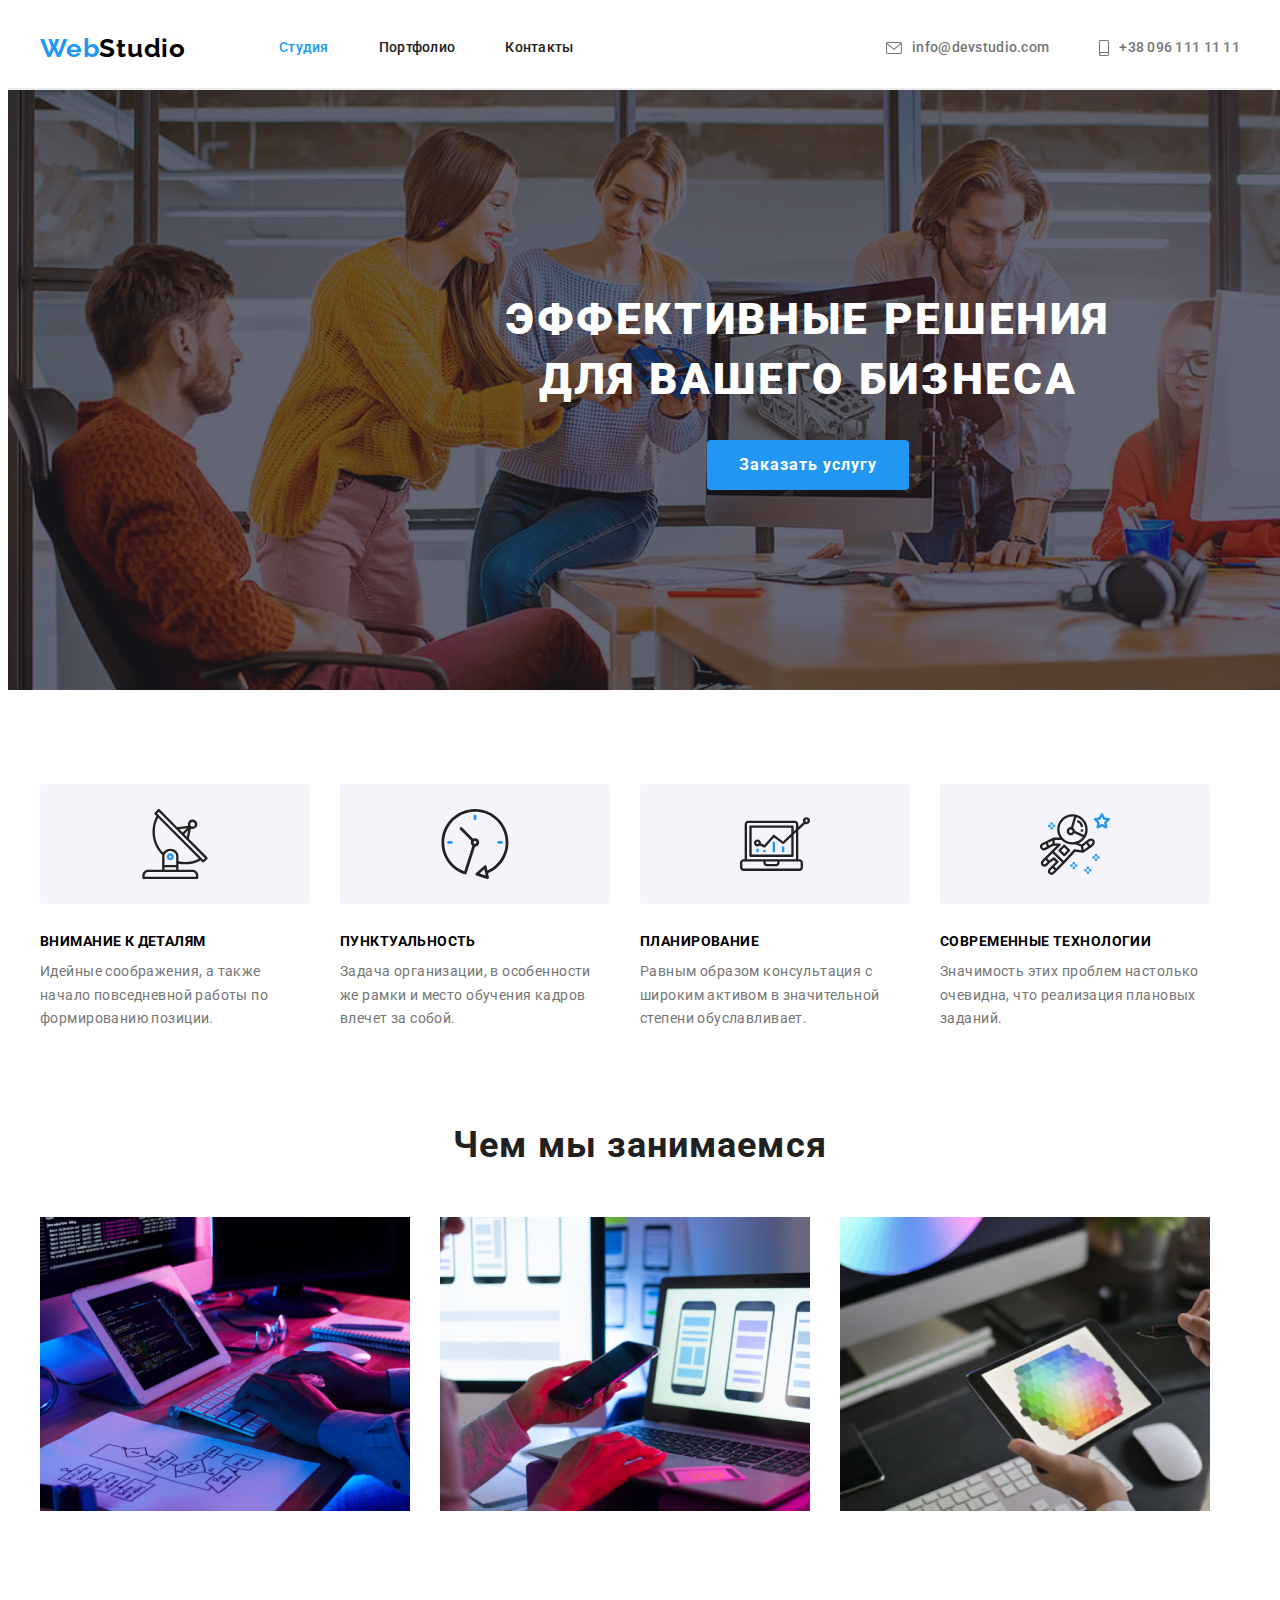
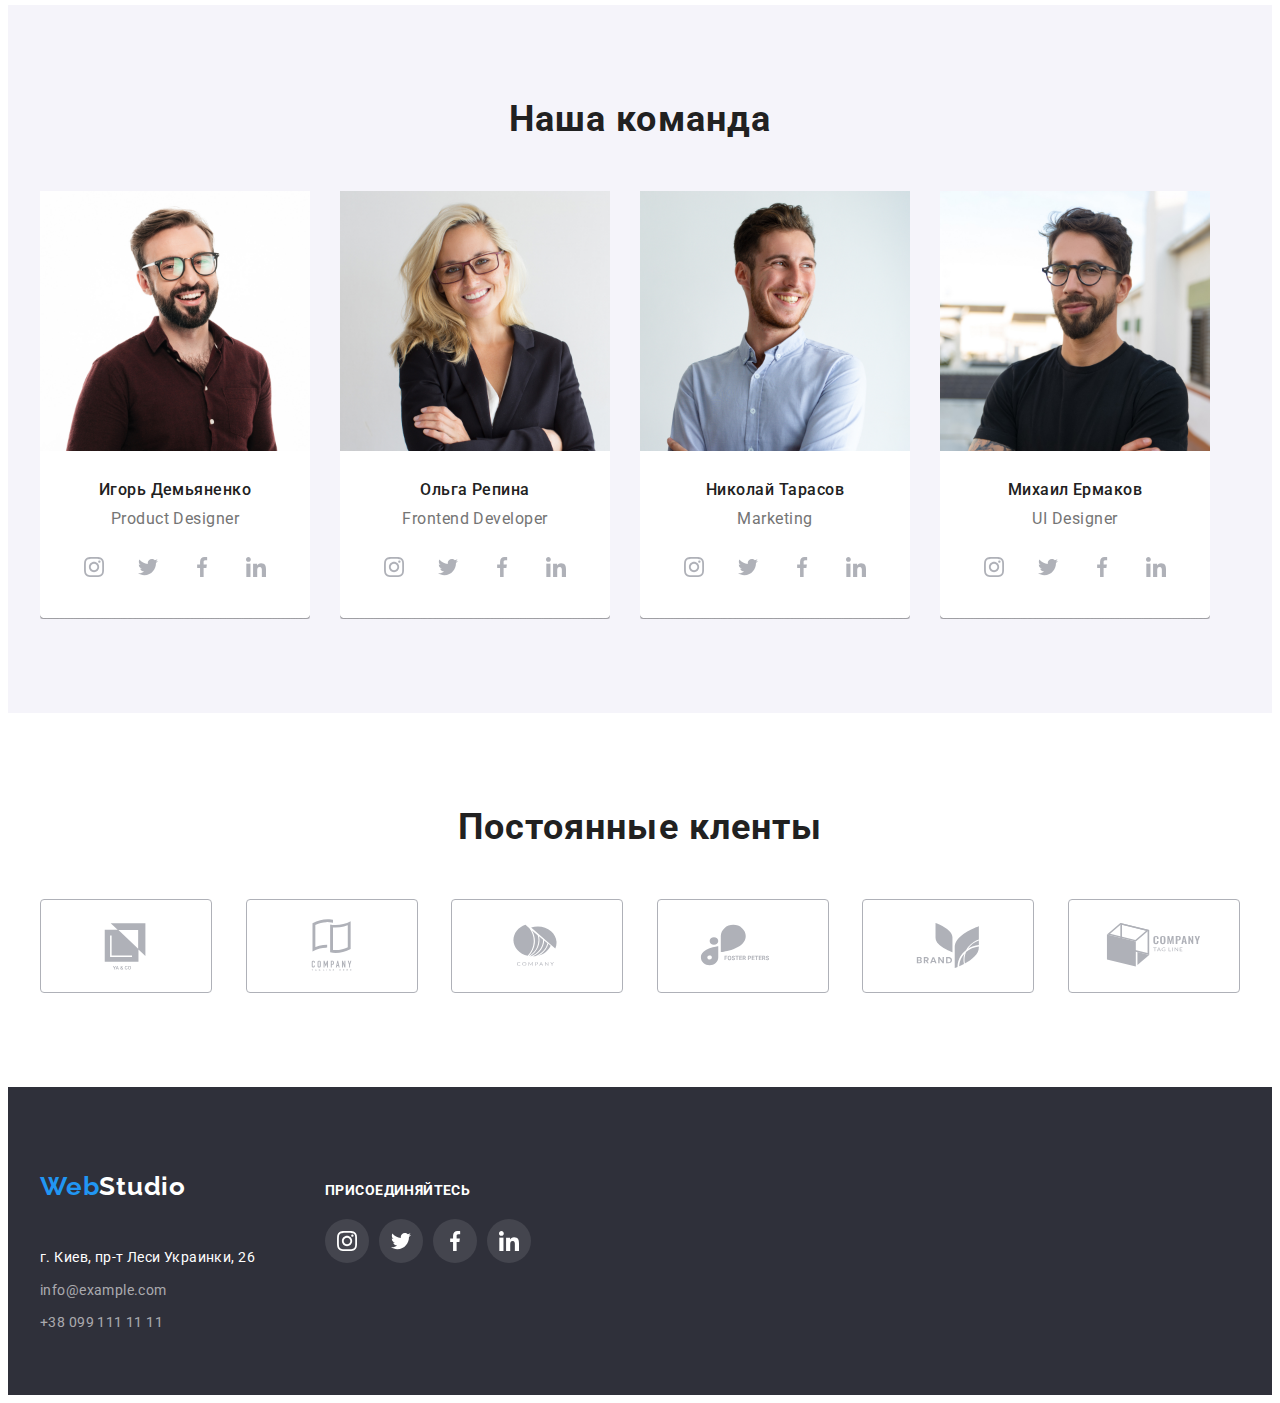
<file: index.html>
<!DOCTYPE html>
<html lang="ru">
<head>
    <meta charset="UTF-8">
    <meta http-equiv="X-UA-Compatible" content="IE=edge">
    <meta name="viewport" content="width=device-width, initial-scale=1.0">
    <title>WebStudio</title>

    <link rel="preconnect" href="https://fonts.gstatic.com">
    <link href="https://fonts.googleapis.com/css2?family=Raleway:wght@700&family=Roboto:wght@400;500;700;900&display=swap" rel="stylesheet">

    <link rel="stylesheet" href="https://cdnjs.cloudflare.com/ajax/libs/modern-normalize/1.0.0/modern-normalize.min.css" integrity="sha512-ISS7cAi1PEhQ8jnbJpJZMd29NlhNj4AWYyLOSp2CE/CsHxTCu+r+t0D2yoJudVrd0/8fTVPUVDzY5Tvli75u/g==" crossorigin="anonymous" referrerpolicy="no-referrer" />

    <link rel="stylesheet" href="./CSS/styles.css">
</head>
<body>
<!-- ============================== HEADER ============================== -->
    <header class="header">        
        <div class="inheader container">
            <a class="logo-link link" href="./index.html"> <span class="logo-accent">Web</span>Studio</a>
            <ul class="menu list">
                <li class="menu-item">
                    <a class="menu-link link current" href="./index.html">Студия</a>
                </li>
                <li class="menu-item">
                    <a class="menu-link link" href="./portfolio.html">Портфолио</a>
                </li>
                <li class="menu-item">
                    <a class="menu-link link" href="">Контакты</a>
                </li>
            </ul>
            <ul class="contacts list">                
                <li class="contacts-item">
                    <a class="contacts-link link" href="mailto:info@devstudio.com">
                        <svg class="icon-header" width="16" height="12">
                            <use href="./images/sprite.svg#icon-envelope"></use>
                        </svg>
                        info@devstudio.com
                    </a>
                </li>
                <li class="contacts-item">
                    <a class="contacts-link link" href="tel:+380961111111">
                        <svg class="icon-header" width="10" height="16">
                            <use href="./images/sprite.svg#icon-smartphone"></use>
                        </svg>
                        +38 096 111 11 11
                    </a>
                </li>
            </ul>  
        </div>
    </header>
<!-- ============================== END HEADER ============================== -->

    <main>
<!-- ============================== HERO ============================== -->
        <section class="hero">
            <div class="container">
                <h1 class="hero-title">ЭФФЕКТИВНЫЕ РЕШЕНИЯ<br/>ДЛЯ ВАШЕГО БИЗНЕСА</h1>
                <button class="modal-btn" type="button">Заказать услугу</button>
            </div>

        </section> 
<!-- ============================== END HERO ============================== -->         

<!-- ============================== ADVANTANGES ============================== -->
        <section class="advantages">
            <div class="container">
                <h2 class="advantages-title" hidden>Преимущества</h2>
                <ul class="advantages-list list">
                    <li class="advantages-item">
                        <div class="thumb">
                            <svg class="icon-advantages">
                                <use href=".\images/sprite.svg#icon-antenna"></use>
                            </svg>
                        </div>
                        <h3 class="advantages-item-title">Внимание к деталям</h3>
                        <p class="advantages-item-text">Идейные соображения, а также начало повседневной работы по формированию позиции.</p>
                    </li>
                    <li class="advantages-item">
                        <div class="thumb">
                            <svg class="icon-advantages">
                                <use href=".\images/sprite.svg#icon-clock"></use>
                            </svg>
                        </div>
                        <h3 class="advantages-item-title">Пунктуальность</h3>
                        <p class="advantages-item-text">Задача организации, в особенности же рамки и место обучения кадров влечет за собой.</p>
                    </li>
                    <li class="advantages-item">
                        <div class="thumb">
                            <svg class="icon-advantages">
                                <use href=".\images/sprite.svg#icon-diagram"></use>
                            </svg>
                        </div>
                        <h3 class="advantages-item-title">Планирование</h3>
                        <p class="advantages-item-text">Равным образом консультация с широким активом в значительной степени обуславливает.</p>
                    </li>
                    <li class="advantages-item">
                        <div class="thumb">
                            <svg class="icon-advantages">
                                <use href=".\images/sprite.svg#icon-astronaut"></use>
                            </svg>
                        </div>
                        <h3 class="advantages-item-title">Современные технологии</h3>
                        <p class="advantages-item-text">Значимость этих проблем настолько очевидна, что реализация плановых заданий.</p>
                    </li>
                </ul>
            </div>
        </section>
<!-- ============================== END ADVANTANGES ============================== -->        

<!-- ============================== WHAT-WE-DO ============================== -->
        <section class="works">
            <div class="container">
                <h2 class="section-title">Чем мы занимаемся</h2>
                <ul class="works-list list">
                    <li class="workrs-item">
                        <img class="works-img"
                            src="./images/what-we-do/what-we-do-img1.jpg" 
                            alt="Пользователь ПК" 
                            width="370" height="294">
                    </li>
                    <li class="workrs-item">
                        <img class="works-img"
                            src="./images/what-we-do/what-we-do-img2.jpg" 
                            alt="Пользователь с телефоном" 
                            width="370" height="294">
                    </li>
                    <li class="workrs-item">
                        <img class="works-img"
                            src="./images/what-we-do/what-we-do-img3.jpg" 
                            alt="Пользователь с планшетом"
                            width="370" height="294">
                    </li>
                </ul>
            </div>
        </section>
<!-- ============================== END WHAT-WE-DO ============================== -->

<!-- ============================== TEAM ============================== -->
        <section class="team">
            <div class="container">                
                <h2 class="section-title">Наша команда</h2>
                <ul class="team-list list">
                    <li class="team-item">
                        <img class="team-img" 
                            src="./images/team/team-img1.jpg" 
                            alt="фото Игорь Демьяненко"
                            width="270" height="260">
                        <div class="team-img-thumb">
                            <h3 class="team-img-title">Игорь Демьяненко</h3>
                            <p class="team-img-text" lang="en">Product Designer</p>
                            <ul class="socialmedia-list list">
                                <li class="socialmedia-item">
                                    <a href="#" class="socialmedia-link">
                                        <svg class="icon-socialmedia">
                                            <use href="./images/sprite.svg#icon-instagram">
                                        </svg>
                                    </a>                                     
                                </li>
                                <li class="socialmedia-item">
                                    <a href="#" class="socialmedia-link">
                                        <svg class="icon-socialmedia">
                                            <use href="./images/sprite.svg#icon-twitter">
                                        </svg>
                                    </a>                                    
                                </li>
                                <li class="socialmedia-item">
                                    <a href="#" class="socialmedia-link">
                                        <svg class="icon-socialmedia">
                                            <use href="./images/sprite.svg#icon-facebook">
                                        </svg>
                                    </a>                                    
                                </li>
                                <li class="socialmedia-item">
                                    <a href="#" class="socialmedia-link">
                                        <svg class="icon-socialmedia">
                                            <use href="./images/sprite.svg#icon-linkedin">
                                        </svg>
                                    </a>
                                </li>
                            </ul>                             
                        </div>
                    </li>
                    <li class="team-item">
                        <img class="team-img"
                            src="./images/team/team-img2.jpg" 
                            alt="фото Ольга Репина" 
                            width="270" height="260">
                        <div class="team-img-thumb">
                            <h3 class="team-img-title">Ольга Репина</h3>
                            <p class="team-img-text" lang="en">Frontend Developer</p>
                            <ul class="socialmedia-list list">
                                <li class="socialmedia-item">
                                    <a href="#" class="socialmedia-link">
                                        <svg class="icon-socialmedia">
                                            <use href="./images/sprite.svg#icon-instagram">
                                        </svg>
                                    </a>                                     
                                </li>
                                <li class="socialmedia-item">
                                    <a href="#" class="socialmedia-link">
                                        <svg class="icon-socialmedia">
                                            <use href="./images/sprite.svg#icon-twitter">
                                        </svg>
                                    </a>                                    
                                </li>
                                <li class="socialmedia-item">
                                    <a href="#" class="socialmedia-link">
                                        <svg class="icon-socialmedia">
                                            <use href="./images/sprite.svg#icon-facebook">
                                        </svg>
                                    </a>                                    
                                </li>
                                <li class="socialmedia-item">
                                    <a href="#" class="socialmedia-link">
                                        <svg class="icon-socialmedia">
                                            <use href="./images/sprite.svg#icon-linkedin">
                                        </svg>
                                    </a>
                                </li>
                            </ul>
                        </div>
                    </li>
                    <li class="team-item">
                        <img class="team-img"
                            src="./images/team/team-img3.jpg" 
                            alt="фото Николай Тарасов"
                            width="270" height="260">
                        <div class="team-img-thumb">
                            <h3 class="team-img-title">Николай Тарасов</h3>
                            <p class="team-img-text" lang="en">Marketing</p>                        
                            <ul class="socialmedia-list list">
                                    <li class="socialmedia-item">
                                        <a href="#" class="socialmedia-link">
                                            <svg class="icon-socialmedia">
                                                <use href="./images/sprite.svg#icon-instagram">
                                            </svg>
                                        </a>                                     
                                    </li>
                                    <li class="socialmedia-item">
                                        <a href="#" class="socialmedia-link">
                                            <svg class="icon-socialmedia">
                                                <use href="./images/sprite.svg#icon-twitter">
                                            </svg>
                                        </a>                                    
                                    </li>
                                    <li class="socialmedia-item">
                                        <a href="#" class="socialmedia-link">
                                            <svg class="icon-socialmedia">
                                                <use href="./images/sprite.svg#icon-facebook">
                                            </svg>
                                        </a>                                    
                                    </li>
                                    <li class="socialmedia-item">
                                        <a href="#" class="socialmedia-link">
                                            <svg class="icon-socialmedia">
                                                <use href="./images/sprite.svg#icon-linkedin">
                                            </svg>
                                        </a>
                                    </li>
                            </ul> 
                        </div>                      
                    </li>
                    <li class="team-item">
                        <img class="team-img"
                            src="./images/team/team-img4.jpg" 
                            alt="фото Михаил Ермаков"
                            width="270" height="260">
                        <div class="team-img-thumb">
                            <h3 class="team-img-title">Михаил Ермаков</h3>
                            <p class="team-img-text" lang="en">UI Designer</p>
                            <ul class="socialmedia-list list">
                                <li class="socialmedia-item">
                                    <a href="#" class="socialmedia-link">
                                        <svg class="icon-socialmedia">
                                            <use href="./images/sprite.svg#icon-instagram">
                                        </svg>
                                    </a>                                     
                                </li>
                                <li class="socialmedia-item">
                                    <a href="#" class="socialmedia-link">
                                        <svg class="icon-socialmedia">
                                            <use href="./images/sprite.svg#icon-twitter">
                                        </svg>
                                    </a>                                    
                                </li>
                                <li class="socialmedia-item">
                                    <a href="#" class="socialmedia-link">
                                        <svg class="icon-socialmedia">
                                            <use href="./images/sprite.svg#icon-facebook">
                                        </svg>
                                    </a>                                    
                                </li>
                                <li class="socialmedia-item">
                                    <a href="#" class="socialmedia-link">
                                        <svg class="icon-socialmedia">
                                            <use href="./images/sprite.svg#icon-linkedin">
                                        </svg>
                                    </a>
                                </li>
                            </ul>
                        </div>                    
                    </li>
                </ul>
            </div>
        </section>
<!-- ============================== END TEAM ============================== -->     

<!-- ============================== CLIENTS ============================== --> 
        <section class="clients">
            <div class="container">
                <h2 class="section-title">Постоянные кленты</h2>
                <ul class="clients-list list">
                    <li class="clients-logo">
                        <a href="#" class="clients-link link">
                            <svg class="icon-clients">
                                <use href="./images/sprite.svg#icon-logo-1"></use>
                            </svg>
                        </a>
                    </li>
                    <li class="clients-logo">
                        <a href="#" class="clients-link">
                            <svg class="icon-clients">
                                <use href="./images/sprite.svg#icon-logo-2"></use>
                            </svg>
                        </a>
                    </li>
                    <li class="clients-logo">
                        <a href="#" class="clients-link">
                            <svg class="icon-clients">
                                <use href="./images/sprite.svg#icon-logo-3"></use>
                            </svg>
                        </a>
                    </li>
                    <li class="clients-logo">
                        <a href="#" class="clients-link">
                            <svg class="icon-clients">
                                <use href="./images/sprite.svg#icon-logo-4"></use>
                            </svg>
                        </a>
                    </li>
                    <li class="clients-logo">
                        <a href="#" class="clients-link">
                            <svg class="icon-clients">
                                <use href="./images/sprite.svg#icon-logo-5"></use>
                            </svg>
                        </a>
                    </li>
                    <li class="clients-logo">
                        <a href="#" class="clients-link">
                            <svg class="icon-clients">
                                <use  href="./images/sprite.svg#icon-logo-6"></use>
                            </svg>
                        </a>
                    </li>
                </ul>
            </div>
        </section>

<!-- ============================== END CLIENTS ============================== --> 
    </main>

    <!-- ============================== FOOTER ============================== -->
    <footer class="footer">
        <div class="container">
            <div class="footer-content">
                <div class="footer-address">
                    <a class="logo-link link" href="./index.html"> <span class="logo-accent">Web</span>Studio</a>
                    <address class="adr">
                        <ul class="adr-list list">
                            <li class="adr-item">
                                <a class="adr-contact link adr-map"href="https://goo.gl/maps/uvsgUwdAActYUTXB9" target="_blank" rel="noopener noreferrer">
                                г. Киев, пр-т Леси Украинки, 26</a>
                            </li>
                            <li class="adr-item">
                                <a class="adr-contact link" href="mailto:info@example.com">info@example.com</a>
                            </li>
                            <li class="adr-item ">
                                <a class="adr-contact link" href="tel:+380991111111">+38 099 111 11 11</a>
                            </li>
                        </ul>
                    </address>
                </div>
                <div class="footer-join">
                    <h3 class="join-title">Присоединяйтесь</h3>
                    <ul class="socialmedia-list media-list-footer list">
                        <li class="socialmedia-item">
                            <a href="#" class="socialmedia-link media-link-footer ">
                                <svg class="icon-socialmedia icon-media-footer">
                                    <use href="./images/sprite.svg#icon-instagram">
                                </svg>
                            </a>                                     
                        </li>
                        <li class="socialmedia-item">
                            <a href="#" class="socialmedia-link media-link-footer">
                                <svg class="icon-socialmedia icon-media-footer">
                                    <use href="./images/sprite.svg#icon-twitter">
                                </svg>
                            </a>                                    
                        </li>
                        <li class="socialmedia-item">
                            <a href="#" class="socialmedia-link media-link-footer">
                                <svg class="icon-socialmedia icon-media-footer">
                                    <use href="./images/sprite.svg#icon-facebook">
                                </svg>
                            </a>                                    
                        </li>
                        <li class="socialmedia-item media-item-footer">
                            <a href="#" class="socialmedia-link media-link-footer">
                                <svg class="icon-socialmedia icon-media-footer">
                                    <use href="./images/sprite.svg#icon-linkedin">
                                </svg>
                            </a>
                        </li>
                    </ul>
                </div>
            </div>
        </div>
    </footer>
<!-- ============================== END FOOTER ============================== -->  
    
</body>
</html>
</file>
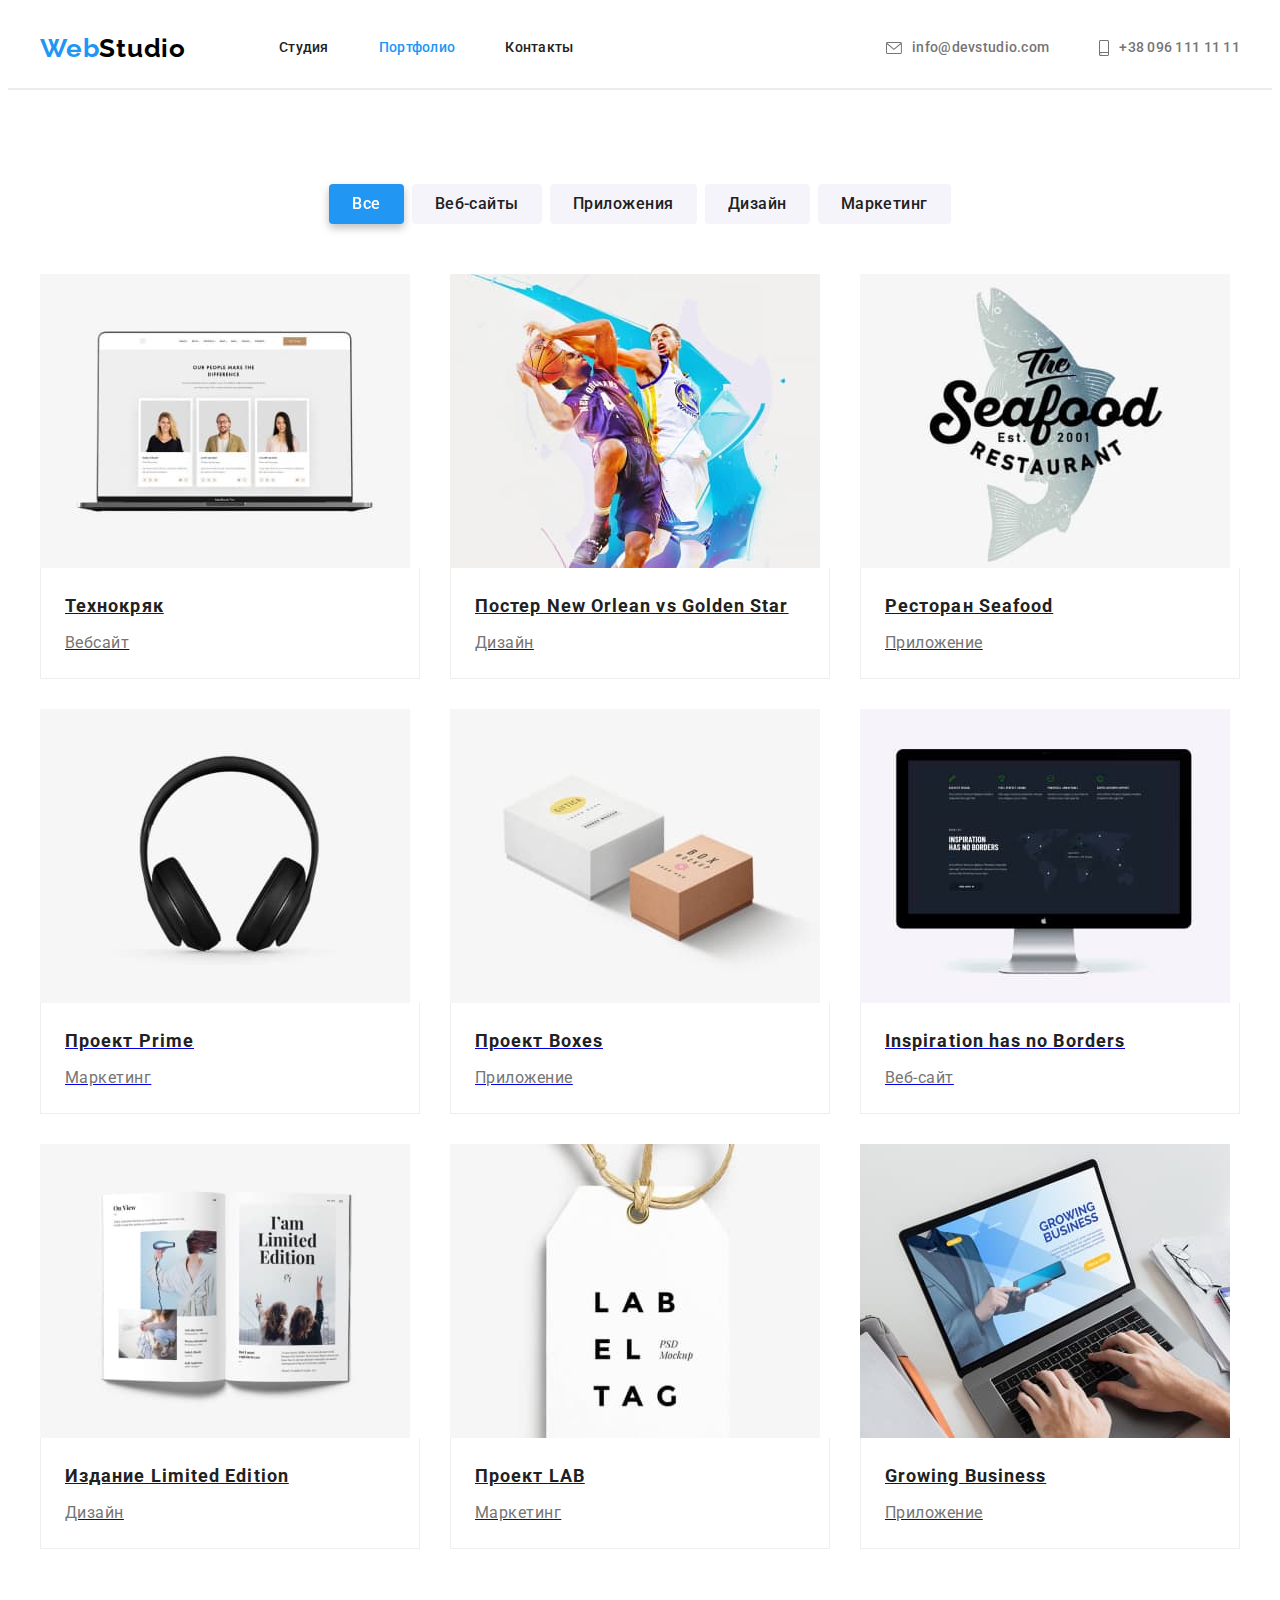
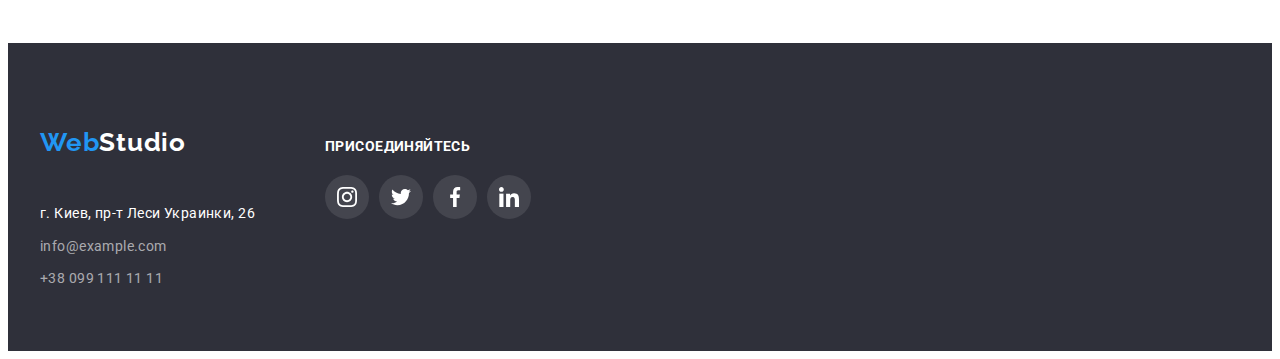
<file: portfolio.html>
<!DOCTYPE html>
<html lang="ru">
<head>
    <meta charset="UTF-8">
    <meta http-equiv="X-UA-Compatible" content="IE=edge">
    <meta name="viewport" content="width=device-width, initial-scale=1.0">
    <title>WebStudio</title>

    <link rel="preconnect" href="https://fonts.gstatic.com">

    <link href="https://fonts.googleapis.com/css2?family=Raleway:wght@700&family=Roboto:wght@400;500;700;900&display=swap" rel="stylesheet">

    <link rel="stylesheet" href="https://cdnjs.cloudflare.com/ajax/libs/modern-normalize/1.0.0/modern-normalize.min.css" integrity="sha512-ISS7cAi1PEhQ8jnbJpJZMd29NlhNj4AWYyLOSp2CE/CsHxTCu+r+t0D2yoJudVrd0/8fTVPUVDzY5Tvli75u/g==" crossorigin="anonymous" referrerpolicy="no-referrer" />
    
    <link rel="stylesheet" href="./CSS/styles.css">

    <link rel="stylesheet" href="./CSS/portfolio.css">

</head>
<body>
<!-- ============================== HEADER ============================== -->
    <header class="header">        
        <div class="inheader container">
            <a class="logo-link link" href="./index.html"> <span class="logo-accent">Web</span>Studio</a>
            <ul class="menu list">
                <li class="menu-item">
                    <a class="menu-link link" href="./index.html">Студия</a>
                </li>
                <li class="menu-item">
                    <a class="menu-link link current" href="./portfolio.html">Портфолио</a>
                </li>
                <li class="menu-item">
                    <a class="menu-link link" href="">Контакты</a>
                </li>
            </ul>
            <ul class="contacts list">                
                <li class="contacts-item">
                    <a class="contacts-link link" href="mailto:info@devstudio.com">
                        <svg class="icon-header" width="16" height="12">
                            <use href="./images/sprite.svg#icon-envelope"></use>
                        </svg>
                        info@devstudio.com
                    </a>
                </li>
                <li class="contacts-item">
                    <a class="contacts-link link" href="tel:+380961111111">
                        <svg class="icon-header" width="10" height="16">
                            <use href="./images/sprite.svg#icon-smartphone"></use>
                        </svg>
                        +38 096 111 11 11
                    </a>
                </li>
            </ul>  
        </div>
    </header>
<!-- ============================== END HEADER ============================== -->

    <main class="portfolio-main">
        <section class="projects">            
            <div class="container">
                <!-- NAVIGATION -->
                <ul class="wiev list">
                    <li class="wiev-item">
                        <button class="wiev-btn wiev-btn-current" type="button">Все</button> 
                    </li>
                    <li class="wiev-item">
                        <button class="wiev-btn" type="button">Веб-сайты</button> 
                    </li>
                    <li class="wiev-item">
                        <button class="wiev-btn" type="button">Приложения</button> 
                    </li>
                    <li class="wiev-item">
                        <button class="wiev-btn" type="button">Дизайн</button> 
                    </li>
                    <li class="wiev-item">
                        <button class="wiev-btn" type="button">Маркетинг</button> 
                    </li>
    
                </ul>
                
            <!-- ============================== ROJECTS ============================== -->
                <h2 class="projects-title">Проекты</h2>
                <ul class="projects-list list">
                    <li class="projects-list-item">
                        <a href="#" class="projects-list-item-link">
                            <img class="projects-img" 
                            src="./images/portfolio/portfolio-img1.jpg"
                            alt="Страница вебсайта"
                            >
                            <div class="projects-img-thumb">
                                <h3 class="projects-img-title">Технокряк</h3>
                                <p class="projects-img-text">Вебсайт</p>
                            </div>
                        </a>
                    </li>
                    <li class="projects-list-item">
                        <a href="#" class="projects-list-item-link">
                            <img class="projects-img" 
                            src="./images/portfolio/portfolio-img2.jpg"
                            alt="Два баскетболиста">
                            <div class="projects-img-thumb">
                                <h3 class="projects-img-title">Постер New Orlean vs Golden Star</h3>
                                <p class="projects-img-text">Дизайн</p>
                            </div>          
                        </a>                    
                    </li>
                    <li class="projects-list-item">
                        <a href="#" class="projects-list-item-link">
                           <img class="projects-img" 
                            src="./images/portfolio/portfolio-img3.jpg"
                            alt="Логотип ресторана Seafood">
                            <div class="projects-img-thumb">
                                <h3 class="projects-img-title">Ресторан Seafood</h3>
                                <p class="projects-img-text">Приложение</p>
                            </div>          
                        </a>                   
                     </li>
                    <li class="projects-list-item">
                        <a href="#" class="projects-list-item-link">
                           <img class="projects-img" 
                            src="./images/portfolio/portfolio-img4.jpg"
                            alt="Наушники">
                            <div class="projects-img-thumb">
                                <h3 class="projects-img-title">Проект Prime</h3>
                                <p class="projects-img-text">Маркетинг</p>
                            </div>           
                        </a>
                    </li>
                    <li class="projects-list-item">
                        <a href="#" class="projects-list-item-link">
                           <img class="projects-img" 
                            src="./images/portfolio/portfolio-img5.jpg"
                            alt="Две картонные коробочки">
                            <div class="projects-img-thumb">
                                <h3 class="projects-img-title">Проект Boxes</h3>
                                <p class="projects-img-text">Приложение</p>
                            </div>          
                        </a>
                        
                    </li>
                    <li class="projects-list-item">
                        <a href="#" class="projects-list-item-link">
                           <img class="projects-img" 
                            src="./images/portfolio/portfolio-img6.jpg"
                            alt="Монитор компьютера">
                            <div class="projects-img-thumb">
                                <h3 class="projects-img-title">Inspiration has no Borders</h3>
                                <p class="projects-img-text">Веб-сайт</p>
                            </div>          
                        </a>               
                    </li>
                    <li class="projects-list-item">
                        <a href="#" class="projects-list-item-link">
                           <img class="projects-img" 
                            src="./images/portfolio/portfolio-img7.jpg"
                            alt="Открытая книга">
                            <div class="projects-img-thumb">
                                <h3 class="projects-img-title">Издание Limited Edition</h3>
                                <p class="projects-img-text">Дизайн</p>
                            </div>          
                        </a>               
                    </li>
                    <li class="projects-list-item">
                        <a href="#" class="projects-list-item-link">
                           <img class="projects-img" 
                            src="./images/portfolio/portfolio-img8.jpg"
                            alt="Тэг с надписью LAB EL TAG">
                            <div class="projects-img-thumb">
                                <h3 class="projects-img-title">Проект LAB</h3>
                                <p class="projects-img-text">Маркетинг</p>
                            </div>         
                        </a>            
                    </li>
                    <li class="projects-list-item">
                        <a href="#" class="projects-list-item-link">
                           <img class="projects-img" 
                            src="./images/portfolio/portfolio-img9.jpg"
                            alt="Ноутбук">
                            <div class="projects-img-thumb">
                                <h3 class="projects-img-title">Growing Business</h3>
                                <p class="projects-img-text">Приложение</p>
                            </div>        
                        </a>               
                    </li>          
                </ul>
            </div>
            <!-- ============================== END  OF PROJECTS ============================== -->
        </section>
    </main>

    <!-- ============================== FOOTER ============================== -->

        <footer class="footer">
        <div class="container">
            <div class="footer-content">
                <div class="footer-address">
                    <a class="logo-link link" href="./index.html"> <span class="logo-accent">Web</span>Studio</a>
                    <address class="adr">
                        <ul class="adr-list list">
                            <li class="adr-item">
                                <a class="adr-contact link adr-map"href="https://goo.gl/maps/uvsgUwdAActYUTXB9" target="_blank" rel="noopener noreferrer">
                                г. Киев, пр-т Леси Украинки, 26</a>
                            </li>
                            <li class="adr-item">
                                <a class="adr-contact link" href="mailto:info@example.com">info@example.com</a>
                            </li>
                            <li class="adr-item ">
                                <a class="adr-contact link" href="tel:+380991111111">+38 099 111 11 11</a>
                            </li>
                        </ul>
                    </address>
                </div>
                <div class="footer-join">
                    <h3 class="join-title">Присоединяйтесь</h3>
                    <ul class="socialmedia-list media-list-footer list">
                        <li class="socialmedia-item">
                            <a href="#" class="socialmedia-link media-link-footer ">
                                <svg class="icon-socialmedia icon-media-footer">
                                    <use href="./images/sprite.svg#icon-instagram">
                                </svg>
                            </a>                                     
                        </li>
                        <li class="socialmedia-item">
                            <a href="#" class="socialmedia-link media-link-footer">
                                <svg class="icon-socialmedia icon-media-footer">
                                    <use href="./images/sprite.svg#icon-twitter">
                                </svg>
                            </a>                                    
                        </li>
                        <li class="socialmedia-item">
                            <a href="#" class="socialmedia-link media-link-footer">
                                <svg class="icon-socialmedia icon-media-footer">
                                    <use href="./images/sprite.svg#icon-facebook">
                                </svg>
                            </a>                                    
                        </li>
                        <li class="socialmedia-item media-item-footer">
                            <a href="#" class="socialmedia-link media-link-footer">
                                <svg class="icon-socialmedia icon-media-footer">
                                    <use href="./images/sprite.svg#icon-linkedin">
                                </svg>
                            </a>
                        </li>
                    </ul>
                </div>
            </div>
        </div>
    </footer>
<!-- ============================== END FOOTER ============================== --> 
    
</body>
</html>
</file>
<file: CSS/styles.css>
:root{
    --main-font: 'Roboto', sans-serif;
    --second-font: 'Raleway', sans-serif;
    --main-color: #212121;
    --second-color: #757575;
    --accent-color: #2196F3;
    --bghero-color: #2F303A;
    --hero-title-color: #FFFFFF;
    --modal-btn-accent-color: #188CE8;
    --thumb-bg-color: #f5f4fa;
    --icon-socialmedia-color: #afb1b8;
    --footer-bg-color: #2F303A;
    --adr-contact-color: rgba(255, 255, 255, 60%);
    --media-item-footer-bg-color: rgba(255, 255, 255, 0.1);
    --logo-link-color: #000000;

    --project-item-gap: 30px;
}

h1,h2,h3,h4,h5,h6,p{
    margin-top: 0px;
    margin-bottom: 0px;
}

ul,ol{
    margin-top: 0px;
    margin-bottom: 0px;
    padding-left: 0px;
}

img{
    display: block;
}

.list{
    list-style: none;
    padding: 0px;
    margin: 0px;
}
.link{
    text-decoration: none;
}

.container{
    width: 1200px;
    padding-left: 15px;
    padding-right: 15px;
    margin: 0 auto;
}
/* ============================== BODY ==============================*/
body{
    font-family: var(--main-font);
}
/* ============================== END BODY ==============================*/

/* ============================== HEADER ==============================*/



.inheader{
    display: flex;
    align-items: center;
}

.logo-link{
    font-family: var(--second-font);
    font-weight: 700;
    font-size: 26px;
    line-height: 1.19; 
    letter-spacing: 0.03em;
    color:var(--logo-link-color);
    padding: 24px 0px;
}

.logo-accent{
    color: var(--accent-color);
}

.menu{
    display: flex;
    margin-left: 93px;
}

.menu-link{
    display: block;
    padding-top: 32px;
    padding-bottom: 32px;

    font-family: var(--main-font);
    font-weight: 500;
    font-size: 14px;
    line-height: 1.14;
    letter-spacing: 0.02em;    
    color: var(--main-color);
}

.menu-item:not(:last-child){
    margin-right: 50px;
}

.menu-link:hover,
.menu-link:focus{
    color: var(--accent-color);

}

.contacts{
    display: flex;
    margin-left: auto;
}

.contacts-item + .contacts-item{
    margin-left: 50px;
}
.contacts-link{
    padding-top: 32px;
    padding-bottom: 32px;

    display: flex;
    align-items: center;

    font-family: var(--main-font);
    font-weight: 500;
    font-size: 14px;
    line-height: 1.14;
    letter-spacing: 0.02em;
    color: var(--second-color);
}

.contacts-link:hover,
.contacts-link:focus{
    color: var(--accent-color);
}

.icon-header {
    fill: var(--second-color);
    margin-right: 10px
}

.contacts-link:hover .icon-header,
.contacts-link:focus .icon-header {
    fill: currentColor;
}

.current {
    pointer-events: none;
    color: var(--accent-color);
}

.header {
    border-bottom: 2px solid #ECECEC;
}
/* ============================== END HEADER ==============================*/


/* ============================== HERO ==============================*/
.hero{
    background-color: var(--bghero-color);
    text-align: center;
    padding-top: 200px;
    padding-bottom: 200px;
    width: 100%;
    background-image: 
        linear-gradient(
            rgba(47, 48, 58, 0.4), 
            rgba(47, 48, 58, 0.4)),
        url(../images/hero/bg-picture.png);
    background-repeat: no-repeat;
    background-position: center;
    background-size: cover;
    width: 1600px;
    margin: 0 auto;
}

.hero-title{
    margin-bottom: 30px;

    font-weight: 900;
    font-size: 44px;
    line-height: 1.36;
    letter-spacing: 0.06em;
    text-transform: uppercase;
    color:var(--hero-title-color);
}

.modal-btn{
    display: inline-box;
    padding: 9px 31px;

    font-family: var(--main-font);
    cursor: pointer;
    font-weight: 700;
    font-size: 16px;
    line-height: 1.875;
    letter-spacing: 0.06em;
    color: var(--hero-title-color);
    background-color: var(--accent-color);
    border:1px solid transparent;
    border-radius: 4px;
}

.modal-btn:hover,
.modal-btn:focus{
    background-color: var(--modal-btn-accent-color);
}
/* ============================== END HERO ==============================*/

/* ============================== ADVANTANGES ==============================*/
.advantages{  
    padding-top: 94px;  
    padding-bottom: 94px;
}
.advantages-list{
    display: flex;
}

.advantages-item{
    width:270px;
}
.advantages-item:not(:last-child){
    margin-right: 30px;

}

.thumb {
    margin-bottom: 30px;
    display: flex;
    width: 270px;
    height: 120px;
    background-color: var(--thumb-bg-color);
    border-radius: 4px;
    justify-content: center;
    align-items: center;
}

.advantages-item-title{
    margin-bottom: 10px;

    font-weight: 700;
    font-size: 14px;
    line-height: 1.14;
    letter-spacing: 0.03em;
    text-transform: uppercase;
}

.advantages-item-text{
    font-weight: 400;
    font-size: 14px;
    line-height: 1.71;
    letter-spacing: 0.03em;
    color: var(--second-color);
}

.icon-advantages {
    width: 70px;
    height: 70px;
    display: flex;
}
/* ============================== END ADVANTANGES ==============================*/

/* ==============================WHAT-WE-DO ==============================*/
.works{
    padding-bottom: 94px;    
}
.works-list{
    display: flex;
}
.section-title{
    margin-bottom: 50px;
    
    font-weight: 700;
    font-size: 36px;
    line-height: 1.16;
    text-align: center;
    letter-spacing: 0.03em;
    color: var(--main-color);
}

.workrs-item:not(:last-child){
    margin-right: 30px;
}

/* ==============================END WHAT-WE-DO ==============================*/

/* ==============================TEAM ==============================*/
.team{
    background-color: var(--thumb-bg-color);
    padding-bottom: 94px;
    padding-top: 94px;
}

.team-list{
    display: flex;
}

.team-item{
    background-image: url(../images/team/team-bg.png);
    /* background-size: cover; */
    background-position:center;
    width: 270px;
    height: 428px;
}

.team-item:not(:last-child){
    margin-right: 30px;
}

.team-img-thumb{
    padding: 30px 32px;
}

.team-img-title{
    margin-bottom: 10px;

    font-weight: 500;
    font-size: 16px;
    line-height: 1.18;
    text-align: center;
    letter-spacing: 0.03em;
    color: var(--main-color);
}

.team-img-text{
    margin-bottom: 16px;
    font-weight: 400;
    font-size: 16px;
    line-height: 1.18;
    text-align: center;
    letter-spacing: 0.03em;
    color: var(--second-color);
}

.socialmedia-list {
    display: flex;
    justify-content: space-between;
}

.socialmedia-link {
    display: flex;
    justify-content: center;
    align-items: center;

    /* border: 1px var(--icon-socialmedia-color) solid; */

    width: 44px;
    height: 44px;
    border-radius: 50%;

        /* display: flex;
        justify-content: center;
        align-items: center;
        border: 1px var(--icon-socialmedia-color) solid;
        border-radius: 4px; */
}

/* .socialmedia-link{
    display: block;
    width: auto;
    height: auto;
} */

.socialmedia-link:hover,
.socialmedia-link:focus{
    outline: none;
    background-color: var(--accent-color);
    
}

.socialmedia-link:hover .icon-socialmedia,
.socialmedia-link:focus .icon-socialmedia {
    fill: var(--hero-title-color);
}

.icon-socialmedia {
    width: 20px;
    height: 20px;
    fill: var(--icon-socialmedia-color);
}
/* ==============================END TEAM ==============================*/

/* ============================== CLIENTS ==============================*/
.clients{
    padding-top: 94px;
    padding-bottom: 94px;
}

.clients-list{
    display: flex;
    justify-content: space-between;
}

.clients-link{
    width: 170px;
    height: 92px;

    display: flex;
    justify-content: center;
    align-items: center;
    border: 1px var(--icon-socialmedia-color) solid;
    border-radius: 4px;
}

.clients-link:hover,
.clients-link:focus{
    outline: none;
    border: 1px var(--accent-color) solid;
}

.clients-link:hover .icon-clients,
.clients-link:focus .icon-clients {
    fill: var(--accent-color);
}
.icon-clients{
    width: 106px;
    height: 60px;
    fill: var(--icon-socialmedia-color);
}
/* ==============================END CLIENTS ==============================*/

/* ============================== FOOTER ============================== */
.footer{
    background-color: var(--footer-bg-color);
    display: flex;
    flex-direction: column;
    padding-top: 60px;
    padding-bottom: 60px;
}

.footer .logo-link{
    display: inline-block;
    margin-bottom: 20px;
    color:white;
}

.adr-item{
    font-style: normal;
}

.adr-item:not(:last-child){
    margin-bottom: 9px;
}

.adr-contact{
    font-weight: 400;
    font-size: 14px;
    line-height: 1.71;
    letter-spacing: 0.03em;
    color: var(--adr-contact-color);
}

.adr-contact:hover,
.adr-contact:focus{
    color: var(--accent-color);
}

.adr-map {
    color: var(--hero-title-color);
}

.footer-content{
    display: flex;
    align-items:baseline;
}

.footer-join{
    width: 206px;
    height: 80px;
    margin-left: 70px;
}

.join-title{
    margin-bottom: 20px;
    font-family: var(--main-font);
    font-weight: 700;
    font-size: 14px;
    line-height: 1.14;
    letter-spacing: 0.03em;
    text-transform: uppercase;
    color: var(--hero-title-color);    
}

.media-list-footer {
    padding: 0;
}

.media-link-footer{
    background-color: var(--media-item-footer-bg-color);
}

.media-link-footer:not(:last-child){
    margin-right: 10px;
}

.icon-media-footer{
    fill: var(--hero-title-color);
}
/* ============================== END FOOTER ============================== */
</file>
<file: CSS/portfolio.css>
/* ============================== PAGE_NAVIGATION ============================== */


.projects {
    padding-top: 94px;
    padding-bottom: 94px;
}

.wiev {
    display: flex;
    justify-content: center;
    margin-bottom: 50px;
}

.wiev-btn {
    padding-top: 6px;
    padding-bottom: 6px;
    padding-left: 22px;
    padding-right: 22px;
    border-radius: 4px;
    border: 1px solid transparent;
    font-family: var(--main-font);
    font-weight: 500;
    font-size: 16px;
    line-height: 1.62;
    text-align: center;
    letter-spacing: 0.03em;
    color: var(--main-color);
    background: #F5F4FA;
    cursor: pointer;

    /* filter: drop-shadow(0px 4px 4px rgba(0, 0, 0, 0.25)); */
}

.wiev-item:not(:last-child) {
    margin-right: 8px;
}

.wiev-btn:hover,
.wiev-btn:focus {
    outline: none;
    color: #FFFFFF;
    background: var(--accent-color);
    filter: drop-shadow(0px 4px 4px rgba(0, 0, 0, 0.25));
}

.wiev-btn-current {
    pointer-events: none;
    outline: none;
    color: #FFFFFF;
    background: var(--accent-color);
    filter: drop-shadow(0px 4px 4px rgba(0, 0, 0, 0.25));
}

/* ============================== END PAGE_NAVIGATION ============================== */

/* ============================== PROJECTS ============================== */
.projects-title {
    display: none;
}

.projects-list {
    display: flex;
    flex-wrap: wrap;
    margin-top: calc(-1*var(--project-item-gap));
    margin-left: calc(-1*var(--project-item-gap));    
}

.projects-list-item {
    display: flex;
    flex-direction: column;
    margin-top: var(--project-item-gap);
    margin-left: var(--project-item-gap);
    flex-basis: calc(100% / 3 - var(--project-item-gap));

    background: #ffffff;

    /* filter: drop-shadow(0px 4px 4px rgba(0, 0, 0, 0.25)); */
}

.projects-list-item-link:hover,
.projects-list-item-link:focus{
    cursor:pointer;

    outline: none;

    box-shadow: 0px 1px 1px rgba(0, 0, 0, 0.12),
    0px 4px 4px rgba(0, 0, 0, 0.06),
    1px 4px 6px rgba(0, 0, 0, 0.16);
}

.projects-img-thumb {
    /* width: 368px; */
    padding-top: 20px;
    padding-right: 24px;
    padding-bottom: 20px;
    padding-left: 24px;

    border-left: 1px solid rgba(238, 238, 238, 1);
    border-right: 1px solid rgba(238, 238, 238, 1);
    border-bottom: 1px solid rgba(238, 238, 238, 1);
}

.projects-img-title {
    margin-bottom: 4px;

    font-weight: 700;
    font-size: 18px;
    line-height: 2;
    letter-spacing: 0.06em;
    color: var(--main-color);
}

.projects-img-text {

    font-weight: 400;
    font-size: 16px;
    line-height: 1.87;
    letter-spacing: 0.03em;
    color: var(--second-color);
}

/* ============================== END PROJECTS ============================== */
</file>
